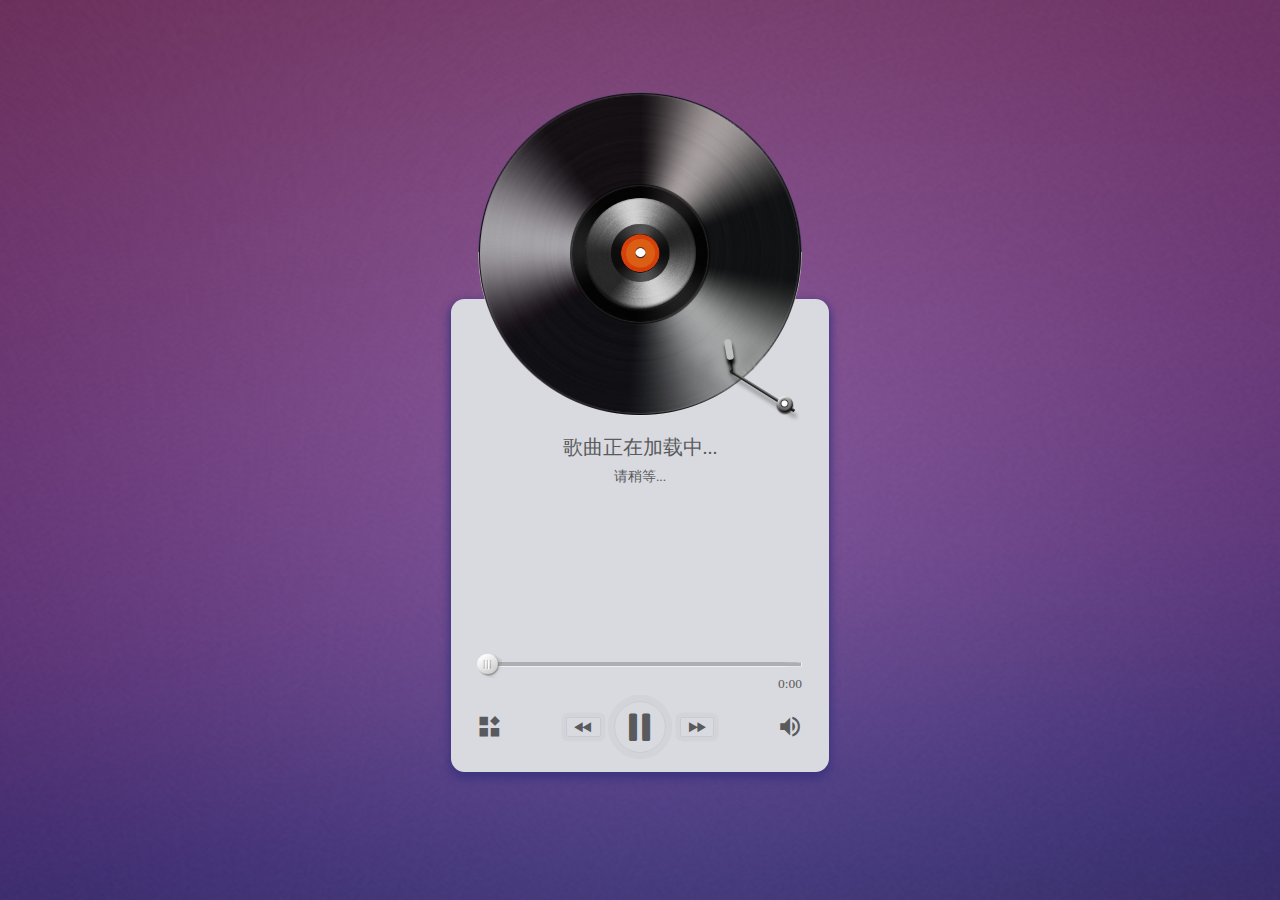
<file: index.html>
<!DOCTYPE html>
<html>
<head>
  <meta charset="utf-8">
  <meta name="referrer" content="never">
  <title>音乐播放器</title>
  <link rel="stylesheet" href="css/iconfont.css">
  <link rel="stylesheet" href="css/index.css">
</head>
<body>
    <div class="musicbox">
        <div class="music">
            <div class="cd rotate">
                <img src="image/icon4.png" alt="">
            </div>
            <img src="image/icon5.png" alt="">
            <div class="main">
                <div class="info">
                    <div class="title">歌曲正在加载中...</div>
                    <div class="auther">请稍等...</div>
                    <div class="lyric">
                        <ul></ul>
                    </div>                    
                </div>
                <div class="progress">
                    <div class="bar">
                        <div class="progress-total"></div>
                        <div class="progress-now">
                            <img src="image/icon.png" alt="">
                        </div>  
                    </div>
                    <div class="time">0:00</div>
                </div>
                <div class="control">
                    <div class="menu">
                        <i class="iconfont icon-menu"></i>
                        <ul></ul>
                    </div>
                    <span class="pre"><i class="iconfont icon-pre"></i></span>
                    <span class="play"><i class="iconfont icon-pause"></i></span>
                    <span class="next"><i class="iconfont icon-next"></i></span>
                    <div class="volume">
                        <i class="iconfont icon-volume"></i>
                        <div>
                            <div class="volume-total">
                                <div class="volume-now"></div>
                            </div>
                        </div>
                    </div>
                </div>
            </div>
        </div>        
    </div>
    <!--<audio id="music" src="http://cloud.hunger-valley.com/music/玫瑰.mp3">你的浏览器不支持喔！</audio>-->
    <script src="jq/jquery-3.2.1.min.js"></script>
    <script>
        // //创建或者获取的audio对象，可通过以下两种方式得到
        // //方法1
        // var audioObject = document.querySelector('#music')
        // //方法2
        // var audioObject = new Audio('http://cloud.hunger-valley.com/music/玫瑰.mp3')

        // //播放
        // audioObject.play()
        // audioObject.addEventListener('playing', function(){
        //     console.log('playing')
        // })

        // //暂停
        // audioObject.pause()
        // audioObject.addEventListener('pause', function(){
        //     console.log('pause')
        // })

        // //设置或者获取自动播放状态
        // audioObject.autoPlay = true //设置为自动播放，下次更换 audioObject.src 后会自动播放音乐
        // audioObject.autoplay = false //设置不自动播放

        // //设置或者获取音乐地址
        // audioObject.src = "http://cloud.hunger-valley.com/music/ifyou.mp3"

        // //设置或者获取音量，最大值为1，0为静音
        // audioObject.volume = 0.5
        // audioObject.volume = 1
        // //当音量改变时触发事件
        // audioObject.onvolumechange = function(){
        //     console.log('volumechange')
        // }

        // //设置或者获取循环状态
        // audioObject.loop = true

        // //获取音乐长度，单位为秒
        // audioObject.duration

        // //判断音乐是否播放完毕，只读属性
        // audioObject.ended
        // audioObject.addEventListener('ended', function(){
        //     console.log('ended')
        // })

        //参考资料：https://developer.mozilla.org/zh-CN/docs/Web/API/HTMLMediaElement
        //参考资料：https://developer.mozilla.org/en-US/docs/Web/Guide/Events/Media_events
  
        // var musicList = [
        //     {
        //         src: 'http://cloud.hunger-valley.com/music/玫瑰.mp3',
        //         title: '玫瑰',
        //         auther: '贰佰'
        //     },
        //     {
        //         src: 'http://cloud.hunger-valley.com/music/ifyou.mp3',
        //         title: 'IF YOU',
        //         auther: 'Big Bang'
        //     }
        // ]

        function playMusic(ct){
            this.ct = ct
            this.init()
            this.bind()
            this.getMusic()
        } 
        playMusic.prototype.init = function(){
            this.preBtn = this.ct.find('.control .pre')
            this.playBtn = this.ct.find('.control .play')
            this.nextBtn = this.ct.find('.control .next')
            this.titleNode = this.ct.find('.info .title')
            this.autherNode = this.ct.find('.info .auther')
            this.timeNode = this.ct.find('.progress .time')
            this.progressBarNode = this.ct.find('.progress .bar')
            this.progressNowNode = this.ct.find('.progress .progress-now')
            this.menuBtn = this.ct.find('.control .menu') 
            this.menuCt = this.ct.find('.control .menu>ul')
            this.volBtn = this.ct.find('.control .volume')
            this.volCt = this.ct.find('.control .volume>div')
            this.volControl = this.ct.find('.control .volume .volume-total')
            this.lrcCt = this.ct.find('.info .lyric>ul')
            this.lyric = []
            this.cdPic = this.ct.find('.cd>img')

            this.music = new Audio()
            this.music.autoplay = true  //设置为自动播放，更换 src 后会自动播放音乐
            this.musicIndex = 0
            this.musicList = []

            this.shouldUpdate = true
            this.ontimeupdate()  //ontimeupdate事件在视频/音频当前的播放位置发送改变时触发,通常与currentTime属性一起使用
        }
        playMusic.prototype.bind = function(){
            var _this = this
            //当拖动播放条的时候，时间跟着变动
            this.progressBarNode.on('click',function(e){
                var percent = e.offsetX/parseInt(getComputedStyle(this).width)  //
                _this.music.currentTime = percent * _this.music.duration
                _this.progressNowNode.css('width','percent*100+'%'') 
            })
            //点击播放按钮开始播放或者暂停  
            this.playBtn.on('click',function(){  
                var icon = this.querySelector('.iconfont')  
                if(icon.classList.contains('icon-play')){  //contains 若有play返回ture，若没有返回false
                    _this.music.play()
                    _this.cdPic.parent().css("animationPlayState",'running')
                }else{
                    _this.music.pause()
                    _this.cdPic.parent().css("animationPlayState",'paused')
                }
                icon.classList.toggle('icon-play')  //图标切换
                icon.classList.toggle('icon-pause')
            })
            //播放下一首
            this.nextBtn.on('click',function(){
                _this.loadNextMusic() 
            })
            //播放上一首
            this.preBtn.on('click',function loadLastMusic(){
                _this.musicIndex--
                _this.musicIndex = (_this.musicIndex + _this.musicList.length)%_this.musicList.length
                _this.loadMusic(_this.musicList[_this.musicIndex])
            })
            //音乐播放完了会播下一首
            this.music.onended = function(){
                _this.loadNextMusic() 
            }
            //音乐在播放的时候更新时间
            this.music.onplaying = function(){
                timer = setInterval(function(){
                    _this.updateProgress()   //每一秒更新一次播放时间
                },1000)
                console.log('play')
            }
            //音乐暂停了，停止更新时间
            this.music.onpause = function(){
                timer = setInterval(function(){
                    _this.updateProgress()   //每一秒更新一次播放时间
                },1000)
                clearInterval(timer)
                console.log('pause')
            }
            //点击菜单名称获取相应的歌曲
            this.menuCt.on('click',function(e){        
                if(e.target.tagName.toLowerCase()!=='li') return;      //若点击的不是li标签，直接return
                var channelId = ($(e.target).attr('data-channel-id'))
                _this.getMusic(channelId)
            })
            //获取歌单分类数据
            this.menuBtn.on('click',function(){
                _this.get('https://jirenguapi.applinzi.com/fm/getChannels.php', {}, function(ret){
                    _this.renderMenu(ret.channels)
                })
                _this.menuCt.toggle(300) //切换隐藏 显示状态
            })
            //调节音量
            this.volBtn.on('click',function(){
                _this.volCt.toggle(300)
            })
            this.volControl.on('click',function(e){
                var position = e.pageY - $(this).offset().top  //获取点击音量栏的高度,从上往下1-110
                var height =  (100-position + '%')

                $('.volume-now').css('height',height)

                if(position < 40){
                    _this.music.volume = 1
                    _this.volBtn.find('.iconfont').addClass('icon-volume').removeClass('icon-volstop')
                }else  if(40 <= position < 100){
                    _this.music.volume = 0.5
                    _this.volBtn.find('.iconfont').addClass('icon-volume').removeClass('icon-volstop')
                }
                if(100 < position){
                    _this.music.volume = 0
                    _this.volBtn.find('.iconfont').addClass('icon-volstop').removeClass('icon-volume')
                }

            })
        }
//下一首音乐        
        playMusic.prototype.loadNextMusic = function(){
            this.musicIndex++
            this.musicIndex = this.musicIndex % this.musicList.length
            this.loadMusic(this.musicList[this.musicIndex])             
        }
//把获取到的歌单数据添加进html
        playMusic.prototype.renderMenu = function(channels){  
            var html = channels.map(function(channel){
                return '<li data-channel-id="' + channel.channel_id + '">' + channel.name + '</li>'
            }).join('')
            this.menuCt.append(html)
        }
//获取随机歌曲
        playMusic.prototype.getMusic = function(channels){
            var _this = this
            _this.musicList  = []
            for(var i=0;i<10;i++){	
                this.get('https://jirenguapi.applinzi.com/fm/getSong.php',{channel:channels},function(ret){
                   var addmusic = [{
                        'sid':ret.song[0].sid,
                        'src':ret.song[0].url,
                        'title':ret.song[0].title,
                        'auther':ret.song[0].artist,
                        'pic':ret.song[0].picture,
                        'lrc':ret.song[0].lrc
                    }]
                    if(addmusic[0].auther == null) return  //验证数据是否获取到
                    _this.musicList.push(addmusic[0])	  //把歌曲信息添加到musicList中

                   return _this.musicList
                })
            }
            setTimeout(function(){
                var playindex = 0
                _this.loadMusic(_this.musicList[playindex])
            },1000)
        }
//播放音乐
        playMusic.prototype.loadMusic = function(songObj){
            this.music.src = songObj.src
            this.titleNode.html(songObj.title)
            this.autherNode.html(songObj.auther)
            this.getLrc(songObj.sid)
            this.cdPic.attr('src',songObj.pic)
        }
//获取歌词
        playMusic.prototype.getLrc = function(sid){
            let _this = this;
            this.get('https://jirenguapi.applinzi.com/fm/getLyric.php',{sid:sid},function(ret){
                clearInterval(lyricClock)
                _this.decodeLrc(ret.lyric)

                var lyricClock = -2
                var curLrcNum = 0
                lyricClock = setInterval(function(){
                    curLrcNum = _this.scrollLyric(curLrcNum);
                    if(curLrcNum > _this.lyric.length-1){
                        clearInterval(lyricClock)
                    }
                }, 20)
            })
        }
//解码歌词
        playMusic.prototype.decodeLrc = function(lrc){
            var lrcArr = lrc.split('\n')
            var result = []
            lrcArr.forEach(function(element) {
                var lrcObj = {}
                var lrcTime = element.match(/\[(?:\d+:)\d+.\d+]/g)  //[00:00.00]
                var lrcContent = element.match(/\][^\[].*/g)    // ]单句歌词
                if(lrcTime !== null){
                    lrcTime.forEach(function(ele){
                        var min = 0, 
                            sec = 0, 
                            secTime = 0
                        min = ele.match(/\[\d+:/)[0].slice(1,3)   //00
                        sec = ele.match(/\:\d+.\d+/)[0].slice(1,6)  //02
                        secTime = parseInt(min)*60 + parseFloat(sec)  
                        if(lrcContent !== null){
                            lrcObj.time = secTime
                            lrcObj.content = lrcContent[0].slice(1,lrcContent[0].length);
                        }
                    })
                }
                if(lrcObj.hasOwnProperty('time') && lrcObj.time !== 0.01){
                    result.push(lrcObj);
                }
            }, lrcArr)

            this.lyric = result
            this.lyric.sort(function(a,b){
                return a.time-b.time;
            })
            this.renderLrc(this.lyric)         
        }
//渲染歌词
        playMusic.prototype.renderLrc = function(lrc){
            var _this = this
            this.lrcCt.empty();
            for(var i=0;i<lrc.length;i++){
                this.lrcCt.append($('<li>'+lrc[i].content+'</li>'));
            }
        }
//歌词滚动
        playMusic.prototype.scrollLyric = function(curLrcNum){
            var _this = this
            var time = _this.music.currentTime
            if(this.lyric[curLrcNum+1]){   //若第二句是有歌词的才开始滚动
                if(time < this.lyric[curLrcNum+1].time && time >= this.lyric[curLrcNum].time){  //当播放时间小于歌词出现时间，curLrcNum不变动
                    return curLrcNum
                }
                else if(time >= this.lyric[curLrcNum+1].time){  //当播放时间大于歌词出现的时间
                    curLrcNum++
                    this.renderScrollLyric(curLrcNum)
                }
                else{
                    if(curLrcNum < 1){
                        return curLrcNum
                    }
                    curLrcNum--
                    this.renderScrollLyric(curLrcNum)
                }
            }
            return curLrcNum;
        }
        playMusic.prototype.renderScrollLyric = function(curLrcNum){
            this.lrcCt.children('li').removeClass('current-line');
            this.lrcCt.children('li').eq(curLrcNum).addClass('current-line')
            //单行歌词的高度
            var lineHeight = this.lrcCt.children('li').eq(0).outerHeight()+8
            //第一行歌词顶端到当前歌词的距离
            var curOffenset = lineHeight*(curLrcNum+1) + $('.current-line').outerHeight(true)/2
            //整篇歌词的实际高度
            var lrcLength = $('.current-line').outerHeight(true)*this.lyric.length
            //显示歌词的可见窗口的高度
            var height = this.lrcCt.height()

            if(curOffenset>(height/2) && lrcLength-curOffenset > height/2){
                this.lrcCt.scrollTop(curOffenset - height/2);
            }
            else if(curOffenset<=(height/2)){
                this.lrcCt.scrollTop(0)
            }
            else{
                this.lrcCt.scrollTop(lrcLength - height)
            }            
        }
//ajax
        playMusic.prototype.get = function(url,data,callback,dataType){
            url += "?" +Object.keys(data).map(function(key){
                return key + '=' + data[key]
            }).join('&')
            var xhr = new XMLHttpRequest()
            xhr.responseType = dataType || "json"
            xhr.onload = function(){
                callback(xhr.response)
            }
            xhr.open('GET',url,true)
            xhr.send()
        }
//当currentTime更新时会触发timeupdate事件，这个事件的触发频率由系统决定，但是会保证每秒触发4-66次（前提是每次事件处理不会超过250ms）
        playMusic.prototype.ontimeupdate = function(){
            var _this = this
            if(_this.shouldUpdate){
                _this.updateProgress()
                _this.shouldUpdate = false
                console.log('update')

                setTimeout(function(){
                    _this.shouldUpdate = true
                },1000)
            }  
        }
//获取当前播放到的时间
        playMusic.prototype.updateProgress = function(){    
            var percent = (this.music.currentTime/this.music.duration)*100+'%'    //	currentTime当前播放时间，duration总长度时间
            this.progressNowNode.css('width',percent)     //进度条

            var minutes = parseInt(this.music.currentTime/60)
            var seconds = parseInt(this.music.currentTime%60) + ''
            seconds = seconds.length == 2? seconds : '0' + seconds

            this.timeNode.html(minutes + ':' + seconds) 
        }

        new playMusic($('.music'))
    </script>
</body>
</html>
</file>
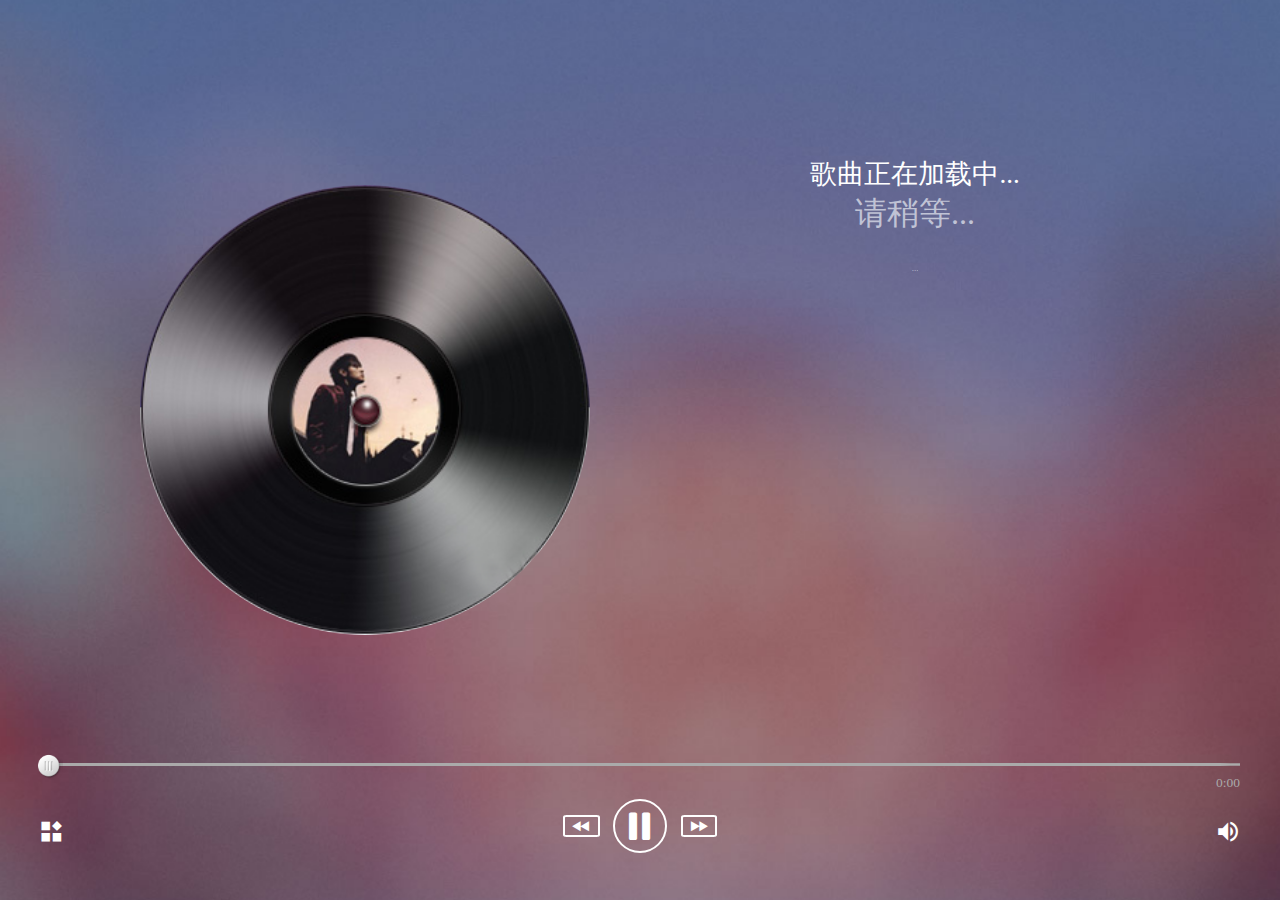
<file: second/index.html>
<!DOCTYPE html>
<html>
<head>
  <meta charset="utf-8">
  <meta name="referrer" content="never">
  <title>音乐播放器</title>
  <link rel="stylesheet" href="css/iconfont.css">
  <link rel="stylesheet" href="css/index.css">
</head>
<body>
    <div class="musicbox">
        <div class="music">
            <div class="main">
                <div class="cd rotate">
                        <img src="image/icon4.png" alt="">
                </div>
                <div class="info">
                    <div class="title">歌曲正在加载中...</div>
                    <div class="auther">请稍等...</div>
                    <div class="lyric">
                        <ul>...</ul>
                    </div>                    
                </div>
            </div>

            <div class="progress">
                <div class="bar">
                    <div class="progress-total"></div>
                    <div class="progress-now">
                        <img src="image/icon.png" alt="">
                    </div>  
                </div>
                <div class="time">0:00</div>
            </div>
            <div class="control">
                <div class="menu">
                    <i class="iconfont icon-menu"></i>
                    <ul></ul>
                </div>
                <span class="pre"><i class="iconfont icon-pre"></i></span>
                <span class="play"><i class="iconfont icon-pause"></i></span>
                <span class="next"><i class="iconfont icon-next"></i></span>
                <div class="volume">
                    <i class="iconfont icon-volume"></i>
                    <div>
                        <div class="volume-total">
                            <div class="volume-now"></div>
                        </div>
                    </div>
                </div>
            </div>

        </div>        
    </div>
    <!--<audio id="music" src="http://cloud.hunger-valley.com/music/玫瑰.mp3">你的浏览器不支持喔！</audio>-->
    <script src="jq/jquery-3.2.1.min.js"></script>
    <script>
        // //创建或者获取的audio对象，可通过以下两种方式得到
        // //方法1
        // var audioObject = document.querySelector('#music')
        // //方法2
        // var audioObject = new Audio('http://cloud.hunger-valley.com/music/玫瑰.mp3')

        // //播放
        // audioObject.play()
        // audioObject.addEventListener('playing', function(){
        //     console.log('playing')
        // })

        // //暂停
        // audioObject.pause()
        // audioObject.addEventListener('pause', function(){
        //     console.log('pause')
        // })

        // //设置或者获取自动播放状态
        // audioObject.autoPlay = true //设置为自动播放，下次更换 audioObject.src 后会自动播放音乐
        // audioObject.autoplay = false //设置不自动播放

        // //设置或者获取音乐地址
        // audioObject.src = "http://cloud.hunger-valley.com/music/ifyou.mp3"

        // //设置或者获取音量，最大值为1，0为静音
        // audioObject.volume = 0.5
        // audioObject.volume = 1
        // //当音量改变时触发事件
        // audioObject.onvolumechange = function(){
        //     console.log('volumechange')
        // }

        // //设置或者获取循环状态
        // audioObject.loop = true

        // //获取音乐长度，单位为秒
        // audioObject.duration

        // //判断音乐是否播放完毕，只读属性
        // audioObject.ended
        // audioObject.addEventListener('ended', function(){
        //     console.log('ended')
        // })

        //参考资料：https://developer.mozilla.org/zh-CN/docs/Web/API/HTMLMediaElement
        //参考资料：https://developer.mozilla.org/en-US/docs/Web/Guide/Events/Media_events
  
        // var musicList = [
        //     {
        //         src: 'http://cloud.hunger-valley.com/music/玫瑰.mp3',
        //         title: '玫瑰',
        //         auther: '贰佰'
        //     },
        //     {
        //         src: 'http://cloud.hunger-valley.com/music/ifyou.mp3',
        //         title: 'IF YOU',
        //         auther: 'Big Bang'
        //     }
        // ]

        function playMusic(ct){
            this.ct = ct
            this.init()
            this.bind()
            this.getMusic()
        } 
        playMusic.prototype.init = function(){
            this.preBtn = this.ct.find('.control .pre')
            this.playBtn = this.ct.find('.control .play')
            this.nextBtn = this.ct.find('.control .next')
            this.titleNode = this.ct.find('.info .title')
            this.autherNode = this.ct.find('.info .auther')
            this.timeNode = this.ct.find('.progress .time')
            this.progressBarNode = this.ct.find('.progress .bar')
            this.progressNowNode = this.ct.find('.progress .progress-now')
            this.menuBtn = this.ct.find('.control .menu') 
            this.menuCt = this.ct.find('.control .menu>ul')
            this.volBtn = this.ct.find('.control .volume')
            this.volCt = this.ct.find('.control .volume>div')
            this.volControl = this.ct.find('.control .volume .volume-total')
            this.lrcCt = this.ct.find('.info .lyric>ul')
            this.lyric = []
            this.cdPic = this.ct.find('.cd>img')

            this.music = new Audio()
            this.music.autoplay = true  //设置为自动播放，更换 src 后会自动播放音乐
            this.musicIndex = 0
            this.musicList = []

            this.shouldUpdate = true
            this.ontimeupdate()  //ontimeupdate事件在视频/音频当前的播放位置发送改变时触发,通常与currentTime属性一起使用
        }
        playMusic.prototype.bind = function(){
            var _this = this
            //当拖动播放条的时候，时间跟着变动
            this.progressBarNode.on('click',function(e){
                var percent = e.offsetX/parseInt(getComputedStyle(this).width)  //
                _this.music.currentTime = percent * _this.music.duration
                _this.progressNowNode.css('width','percent*100+'%'') 
            })
            //点击播放按钮开始播放或者暂停  
            this.playBtn.on('click',function(){  
                var icon = this.querySelector('.iconfont')  
                if(icon.classList.contains('icon-play')){  //contains 若有play返回ture，若没有返回false
                    _this.music.play()
                    _this.cdPic.parent().css("animationPlayState",'running')
                }else{
                    _this.music.pause()
                    _this.cdPic.parent().css("animationPlayState",'paused')
                }
                icon.classList.toggle('icon-play')  //图标切换
                icon.classList.toggle('icon-pause')
            })
            //播放下一首
            this.nextBtn.on('click',function(){
                _this.loadNextMusic() 
            })
            //播放上一首
            this.preBtn.on('click',function loadLastMusic(){
                _this.musicIndex--
                _this.musicIndex = (_this.musicIndex + _this.musicList.length)%_this.musicList.length
                _this.loadMusic(_this.musicList[_this.musicIndex])
            })
            //音乐播放完了会播下一首
            this.music.onended = function(){
                _this.loadNextMusic() 
            }
            //音乐在播放的时候更新时间
            this.music.onplaying = function(){
                timer = setInterval(function(){
                    _this.updateProgress()   //每一秒更新一次播放时间
                },1000)
                console.log('play')
            }
            //音乐暂停了，停止更新时间
            this.music.onpause = function(){
                timer = setInterval(function(){
                    _this.updateProgress()   //每一秒更新一次播放时间
                },1000)
                clearInterval(timer)
                console.log('pause')
            }
            //点击菜单名称获取相应的歌曲
            this.menuCt.on('click',function(e){        
                if(e.target.tagName.toLowerCase()!=='li') return;      //若点击的不是li标签，直接return
                var channelId = ($(e.target).attr('data-channel-id'))
                _this.getMusic(channelId)
            })
            //获取歌单分类数据
            this.menuBtn.on('click',function(){
                _this.get('https://jirenguapi.applinzi.com/fm/getChannels.php', {}, function(ret){
                    _this.renderMenu(ret.channels)
                })
                _this.menuCt.toggle(300) //切换隐藏 显示状态
            })
            //调节音量
            this.volBtn.on('click',function(){
                _this.volCt.toggle(300)
            })
            this.volControl.on('click',function(e){
                var position = e.pageY - $(this).offset().top  //获取点击音量栏的高度,从上往下1-110
                var height =  (100-position + '%')

                $('.volume-now').css('height',height)

                if(position < 40){
                    _this.music.volume = 1
                    _this.volBtn.find('.iconfont').addClass('icon-volume').removeClass('icon-volstop')
                }else  if(40 <= position < 100){
                    _this.music.volume = 0.5
                    _this.volBtn.find('.iconfont').addClass('icon-volume').removeClass('icon-volstop')
                }
                if(100 < position){
                    _this.music.volume = 0
                    _this.volBtn.find('.iconfont').addClass('icon-volstop').removeClass('icon-volume')
                }

            })
        }
//下一首音乐        
        playMusic.prototype.loadNextMusic = function(){
            this.musicIndex++
            this.musicIndex = this.musicIndex % this.musicList.length
            this.loadMusic(this.musicList[this.musicIndex])             
        }
//把获取到的歌单数据添加进html
        playMusic.prototype.renderMenu = function(channels){  
            var html = channels.map(function(channel){
                return '<li data-channel-id="' + channel.channel_id + '">' + channel.name + '</li>'
            }).join('')
            this.menuCt.append(html)
        }
//获取随机歌曲
        playMusic.prototype.getMusic = function(channels){
            var _this = this
            _this.musicList  = []
            for(var i=0;i<10;i++){	
                this.get('https://jirenguapi.applinzi.com/fm/getSong.php',{channel:channels},function(ret){
                   var addmusic = [{
                        'sid':ret.song[0].sid,
                        'src':ret.song[0].url,
                        'title':ret.song[0].title,
                        'auther':ret.song[0].artist,
                        'pic':ret.song[0].picture,
                        'lrc':ret.song[0].lrc
                    }]
                    if(addmusic[0].auther == null) return  //验证数据是否获取到
                    _this.musicList.push(addmusic[0])	  //把歌曲信息添加到musicList中

                   return _this.musicList
                })
            }
            setTimeout(function(){
                var playindex = 0
                _this.loadMusic(_this.musicList[playindex])
            },1000)
        }
//播放音乐
        playMusic.prototype.loadMusic = function(songObj){
            this.music.src = songObj.src
            this.titleNode.html(songObj.title)
            this.autherNode.html(songObj.auther)
            this.getLrc(songObj.sid)
            this.cdPic.attr('src',songObj.pic)
        }
//获取歌词
        playMusic.prototype.getLrc = function(sid){
            let _this = this;
            this.get('https://jirenguapi.applinzi.com/fm/getLyric.php',{sid:sid},function(ret){
                clearInterval(lyricClock)
                _this.decodeLrc(ret.lyric)

                var lyricClock = -2
                var curLrcNum = 0
                lyricClock = setInterval(function(){
                    curLrcNum = _this.scrollLyric(curLrcNum);
                    if(curLrcNum > _this.lyric.length-1){
                        clearInterval(lyricClock);
                    }
                }, 20);
            })
        }
//解码歌词
        playMusic.prototype.decodeLrc = function(lrc){
            var lrcArr = lrc.split('\n')
            var result = []
            lrcArr.forEach(function(element) {
                var lrcObj = {}
                var lrcTime = element.match(/\[(?:\d+:)\d+.\d+]/g)  //[00:00.00]
                var lrcContent = element.match(/\][^\[].*/g)    // ]单句歌词
                if(lrcTime !== null){
                    lrcTime.forEach(function(ele){
                        var min = 0, 
                            sec = 0, 
                            secTime = 0
                        min = ele.match(/\[\d+:/)[0].slice(1,3)   //00
                        sec = ele.match(/\:\d+.\d+/)[0].slice(1,6)  //02
                        secTime = parseInt(min)*60 + parseFloat(sec)  
                        if(lrcContent !== null){
                            lrcObj.time = secTime
                            lrcObj.content = lrcContent[0].slice(1,lrcContent[0].length);
                        }
                    })
                }
                if(lrcObj.hasOwnProperty('time') && lrcObj.time !== 0.01){
                    result.push(lrcObj);
                }
            }, lrcArr)

            this.lyric = result
            this.lyric.sort(function(a,b){
                return a.time-b.time;
            })
            this.renderLrc(this.lyric)         
        }
//渲染歌词
        playMusic.prototype.renderLrc = function(lrc){
            var _this = this
            this.lrcCt.empty();
            for(var i=0;i<lrc.length;i++){
                this.lrcCt.append($('<li>'+lrc[i].content+'</li>'));
            }
        }
//歌词滚动
        playMusic.prototype.scrollLyric = function(curLrcNum){
            var _this = this
            var time = _this.music.currentTime
            if(this.lyric[curLrcNum+1]){   //若第二句是有歌词的才开始滚动
                if(time < this.lyric[curLrcNum+1].time && time >= this.lyric[curLrcNum].time){  //当播放时间小于歌词出现时间，curLrcNum不变动
                    return curLrcNum
                }
                else if(time >= this.lyric[curLrcNum+1].time){  //当播放时间大于歌词出现的时间
                    curLrcNum++
                    this.renderScrollLyric(curLrcNum)
                }
                else{
                    if(curLrcNum < 1){
                        return curLrcNum
                    }
                    curLrcNum--
                    this.renderScrollLyric(curLrcNum)
                }
            }
            return curLrcNum
        }
        playMusic.prototype.renderScrollLyric = function(curLrcNum){
            this.lrcCt.children('li').removeClass('current-line');
            this.lrcCt.children('li').eq(curLrcNum).addClass('current-line')
            
            var lineHeight = this.lrcCt.children('li').eq(0).outerHeight()+8
            // console.log('单行歌词的高度:'+lineHeight)
            var currentLineHeight = $('.current-line').outerHeight(true)/2
            // console.log('当前高亮的歌词高度:'+currentLineHeight)
            var curOffenset = lineHeight*(curLrcNum) + currentLineHeight
            // console.log(curLrcNum)
            // console.log('第一行歌词到当前歌词的距离:'+curOffenset)  
            var lrcLength = this.lrcCt.height()
            // console.log('整篇歌词的实际高度:'+lrcLength)     
            var height = this.lrcCt.parent().height()
            // console.log('显示歌词的可见窗口的高度:'+height)

//当演唱到的那句高度在窗口的一半位置，歌词向上滚动一格
            if(curOffenset>(height/2) && lrcLength-lineHeight*(curLrcNum-6)>height){  
                console.log(lrcLength)
                console.log(lineHeight*(curLrcNum-6))
                console.log(lrcLength-lineHeight*(curLrcNum-6)+'大于'+height) 
                this.lrcCt.css('transform','translateY(-'+lineHeight*(curLrcNum-6)+'px)')
            }
            else if(curOffenset<=(height/2)){
                this.lrcCt.css('transform','translateY(0px)')
            }
            else{
                console.log(1)
                console.log('歌词总高度减去窗口高度'+(lrcLength - height))
                this.lrcCt.css('transform','translateY(-'+(lrcLength-height+currentLineHeight+3)+'px)')
            }            
        }
//ajax
        playMusic.prototype.get = function(url,data,callback,dataType){
            url += "?" +Object.keys(data).map(function(key){
                return key + '=' + data[key]
            }).join('&')
            var xhr = new XMLHttpRequest()
            xhr.responseType = dataType || "json"
            xhr.onload = function(){
                callback(xhr.response)
            }
            xhr.open('GET',url,true)
            xhr.send()
        }
//当currentTime更新时会触发timeupdate事件，这个事件的触发频率由系统决定，但是会保证每秒触发4-66次（前提是每次事件处理不会超过250ms）
        playMusic.prototype.ontimeupdate = function(){
            var _this = this
            if(_this.shouldUpdate){
                _this.updateProgress()
                _this.shouldUpdate = false
                console.log('update')

                setTimeout(function(){
                    _this.shouldUpdate = true
                },1000)
            }  
        }
//获取当前播放到的时间
        playMusic.prototype.updateProgress = function(){    
            var percent = (this.music.currentTime/this.music.duration)*100+'%'    //	currentTime当前播放时间，duration总长度时间
            this.progressNowNode.css('width',percent)     //进度条

            var minutes = parseInt(this.music.currentTime/60)
            var seconds = parseInt(this.music.currentTime%60) + ''
            seconds = seconds.length == 2? seconds : '0' + seconds

            this.timeNode.html(minutes + ':' + seconds) 
        }

        new playMusic($('.music'))
    </script>
</body>
</html>
</file>
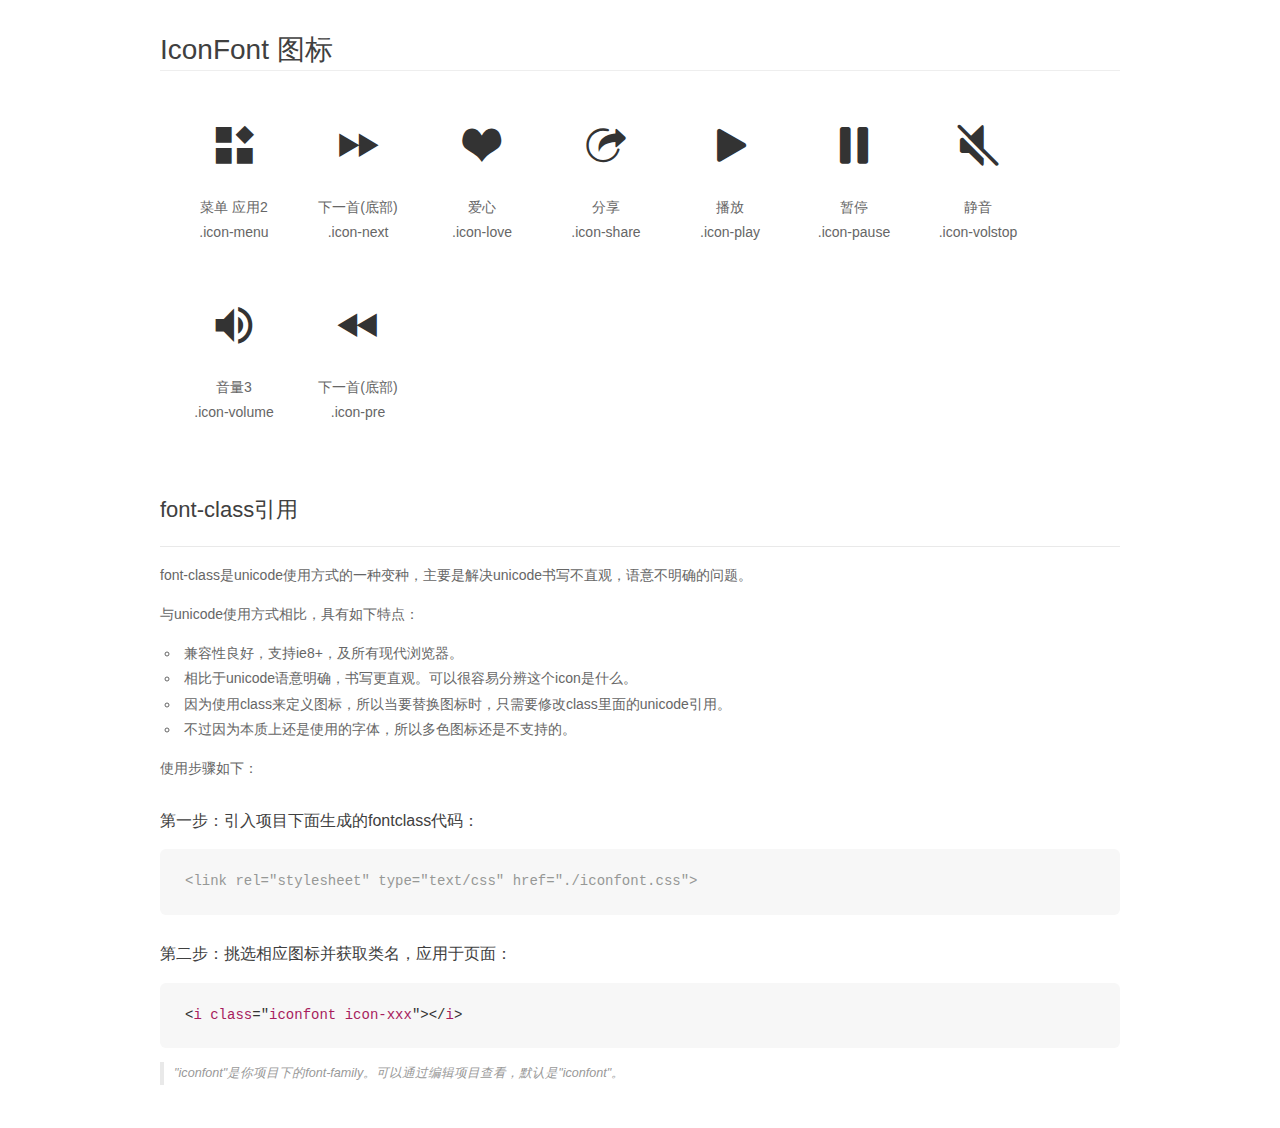
<file: css/demo_fontclass.html>
<!DOCTYPE html>
<html>
<head>
    <meta charset="utf-8"/>
    <title>IconFont</title>
    <link rel="stylesheet" href="demo.css">
    <link rel="stylesheet" href="iconfont.css">
</head>
<body>
    <div class="main markdown">
        <h1>IconFont 图标</h1>
        <ul class="icon_lists clear">
            
                <li>
                <i class="icon iconfont icon-menu"></i>
                    <div class="name">菜单 应用2</div>
                    <div class="fontclass">.icon-menu</div>
                </li>
            
                <li>
                <i class="icon iconfont icon-next"></i>
                    <div class="name">下一首(底部)</div>
                    <div class="fontclass">.icon-next</div>
                </li>
            
                <li>
                <i class="icon iconfont icon-love"></i>
                    <div class="name">爱心</div>
                    <div class="fontclass">.icon-love</div>
                </li>
            
                <li>
                <i class="icon iconfont icon-share"></i>
                    <div class="name">分享</div>
                    <div class="fontclass">.icon-share</div>
                </li>
            
                <li>
                <i class="icon iconfont icon-play"></i>
                    <div class="name">播放</div>
                    <div class="fontclass">.icon-play</div>
                </li>
            
                <li>
                <i class="icon iconfont icon-pause"></i>
                    <div class="name">暂停</div>
                    <div class="fontclass">.icon-pause</div>
                </li>
            
                <li>
                <i class="icon iconfont icon-volstop"></i>
                    <div class="name">静音</div>
                    <div class="fontclass">.icon-volstop</div>
                </li>
            
                <li>
                <i class="icon iconfont icon-volume"></i>
                    <div class="name">音量3</div>
                    <div class="fontclass">.icon-volume</div>
                </li>
            
                <li>
                <i class="icon iconfont icon-pre"></i>
                    <div class="name">下一首(底部)</div>
                    <div class="fontclass">.icon-pre</div>
                </li>
            
        </ul>

        <h2 id="font-class-">font-class引用</h2>
        <hr>

        <p>font-class是unicode使用方式的一种变种，主要是解决unicode书写不直观，语意不明确的问题。</p>
        <p>与unicode使用方式相比，具有如下特点：</p>
        <ul>
        <li>兼容性良好，支持ie8+，及所有现代浏览器。</li>
        <li>相比于unicode语意明确，书写更直观。可以很容易分辨这个icon是什么。</li>
        <li>因为使用class来定义图标，所以当要替换图标时，只需要修改class里面的unicode引用。</li>
        <li>不过因为本质上还是使用的字体，所以多色图标还是不支持的。</li>
        </ul>
        <p>使用步骤如下：</p>
        <h3 id="-fontclass-">第一步：引入项目下面生成的fontclass代码：</h3>


        <pre><code class="lang-js hljs javascript"><span class="hljs-comment">&lt;link rel="stylesheet" type="text/css" href="./iconfont.css"&gt;</span></code></pre>
        <h3 id="-">第二步：挑选相应图标并获取类名，应用于页面：</h3>
        <pre><code class="lang-css hljs">&lt;<span class="hljs-selector-tag">i</span> <span class="hljs-selector-tag">class</span>="<span class="hljs-selector-tag">iconfont</span> <span class="hljs-selector-tag">icon-xxx</span>"&gt;&lt;/<span class="hljs-selector-tag">i</span>&gt;</code></pre>
        <blockquote>
        <p>"iconfont"是你项目下的font-family。可以通过编辑项目查看，默认是"iconfont"。</p>
        </blockquote>
    </div>
</body>
</html>
</file>
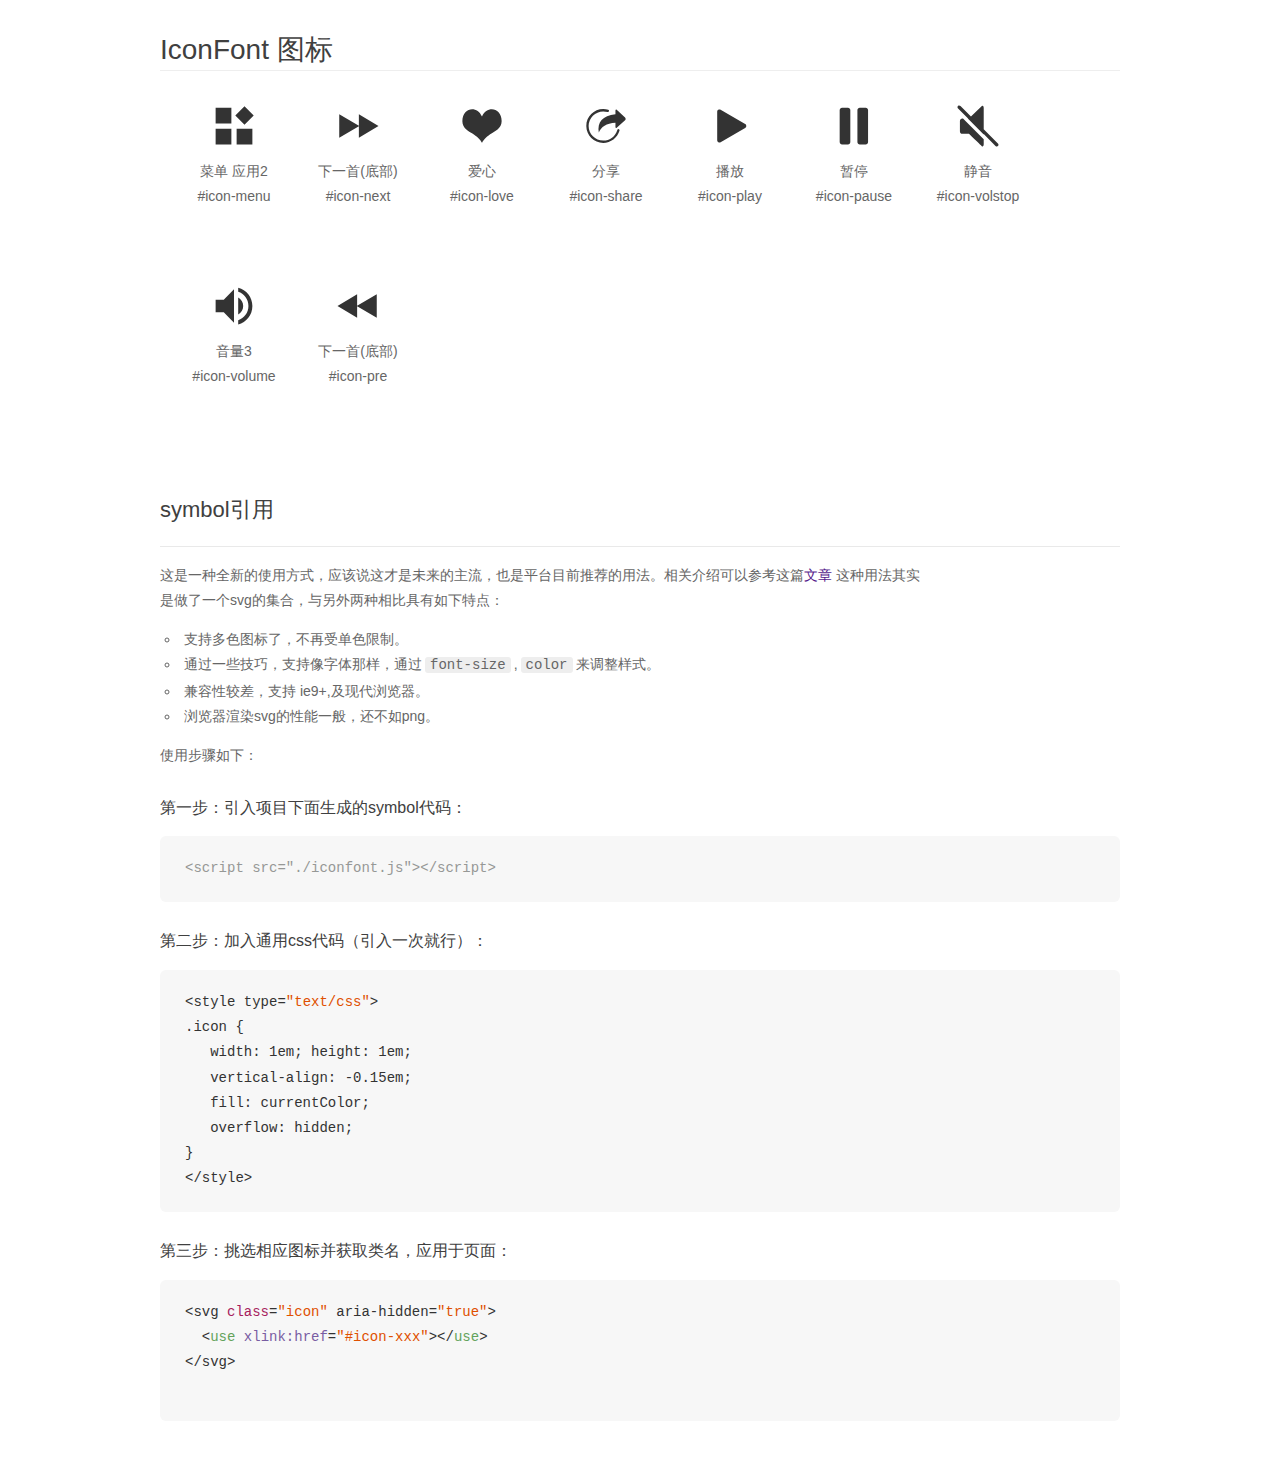
<file: css/demo_symbol.html>
<!DOCTYPE html>
<html>
<head>
    <meta charset="utf-8"/>
    <title>IconFont</title>
    <link rel="stylesheet" href="demo.css">
    <script src="iconfont.js"></script>

    <style type="text/css">
        .icon {
          /* 通过设置 font-size 来改变图标大小 */
          width: 1em; height: 1em;
          /* 图标和文字相邻时，垂直对齐 */
          vertical-align: -0.15em;
          /* 通过设置 color 来改变 SVG 的颜色/fill */
          fill: currentColor;
          /* path 和 stroke 溢出 viewBox 部分在 IE 下会显示
             normalize.css 中也包含这行 */
          overflow: hidden;
        }

    </style>
</head>
<body>
    <div class="main markdown">
        <h1>IconFont 图标</h1>
        <ul class="icon_lists clear">
            
                <li>
                    <svg class="icon" aria-hidden="true">
                        <use xlink:href="#icon-menu"></use>
                    </svg>
                    <div class="name">菜单 应用2</div>
                    <div class="fontclass">#icon-menu</div>
                </li>
            
                <li>
                    <svg class="icon" aria-hidden="true">
                        <use xlink:href="#icon-next"></use>
                    </svg>
                    <div class="name">下一首(底部)</div>
                    <div class="fontclass">#icon-next</div>
                </li>
            
                <li>
                    <svg class="icon" aria-hidden="true">
                        <use xlink:href="#icon-love"></use>
                    </svg>
                    <div class="name">爱心</div>
                    <div class="fontclass">#icon-love</div>
                </li>
            
                <li>
                    <svg class="icon" aria-hidden="true">
                        <use xlink:href="#icon-share"></use>
                    </svg>
                    <div class="name">分享</div>
                    <div class="fontclass">#icon-share</div>
                </li>
            
                <li>
                    <svg class="icon" aria-hidden="true">
                        <use xlink:href="#icon-play"></use>
                    </svg>
                    <div class="name">播放</div>
                    <div class="fontclass">#icon-play</div>
                </li>
            
                <li>
                    <svg class="icon" aria-hidden="true">
                        <use xlink:href="#icon-pause"></use>
                    </svg>
                    <div class="name">暂停</div>
                    <div class="fontclass">#icon-pause</div>
                </li>
            
                <li>
                    <svg class="icon" aria-hidden="true">
                        <use xlink:href="#icon-volstop"></use>
                    </svg>
                    <div class="name">静音</div>
                    <div class="fontclass">#icon-volstop</div>
                </li>
            
                <li>
                    <svg class="icon" aria-hidden="true">
                        <use xlink:href="#icon-volume"></use>
                    </svg>
                    <div class="name">音量3</div>
                    <div class="fontclass">#icon-volume</div>
                </li>
            
                <li>
                    <svg class="icon" aria-hidden="true">
                        <use xlink:href="#icon-pre"></use>
                    </svg>
                    <div class="name">下一首(底部)</div>
                    <div class="fontclass">#icon-pre</div>
                </li>
            
        </ul>


        <h2 id="symbol-">symbol引用</h2>
        <hr>

        <p>这是一种全新的使用方式，应该说这才是未来的主流，也是平台目前推荐的用法。相关介绍可以参考这篇<a href="">文章</a>
        这种用法其实是做了一个svg的集合，与另外两种相比具有如下特点：</p>
        <ul>
          <li>支持多色图标了，不再受单色限制。</li>
          <li>通过一些技巧，支持像字体那样，通过<code>font-size</code>,<code>color</code>来调整样式。</li>
          <li>兼容性较差，支持 ie9+,及现代浏览器。</li>
          <li>浏览器渲染svg的性能一般，还不如png。</li>
        </ul>
        <p>使用步骤如下：</p>
        <h3 id="-symbol-">第一步：引入项目下面生成的symbol代码：</h3>
        <pre><code class="lang-js hljs javascript"><span class="hljs-comment">&lt;script src="./iconfont.js"&gt;&lt;/script&gt;</span></code></pre>
        <h3 id="-css-">第二步：加入通用css代码（引入一次就行）：</h3>
        <pre><code class="lang-js hljs javascript">&lt;style type=<span class="hljs-string">"text/css"</span>&gt;
.icon {
   width: <span class="hljs-number">1</span>em; height: <span class="hljs-number">1</span>em;
   vertical-align: <span class="hljs-number">-0.15</span>em;
   fill: currentColor;
   overflow: hidden;
}
&lt;<span class="hljs-regexp">/style&gt;</span></code></pre>
        <h3 id="-">第三步：挑选相应图标并获取类名，应用于页面：</h3>
        <pre><code class="lang-js hljs javascript">&lt;svg <span class="hljs-class"><span class="hljs-keyword">class</span></span>=<span class="hljs-string">"icon"</span> aria-hidden=<span class="hljs-string">"true"</span>&gt;<span class="xml"><span class="hljs-tag">
  &lt;<span class="hljs-name">use</span> <span class="hljs-attr">xlink:href</span>=<span class="hljs-string">"#icon-xxx"</span>&gt;</span><span class="hljs-tag">&lt;/<span class="hljs-name">use</span>&gt;</span>
</span>&lt;<span class="hljs-regexp">/svg&gt;
        </span></code></pre>
    </div>
</body>
</html>
</file>
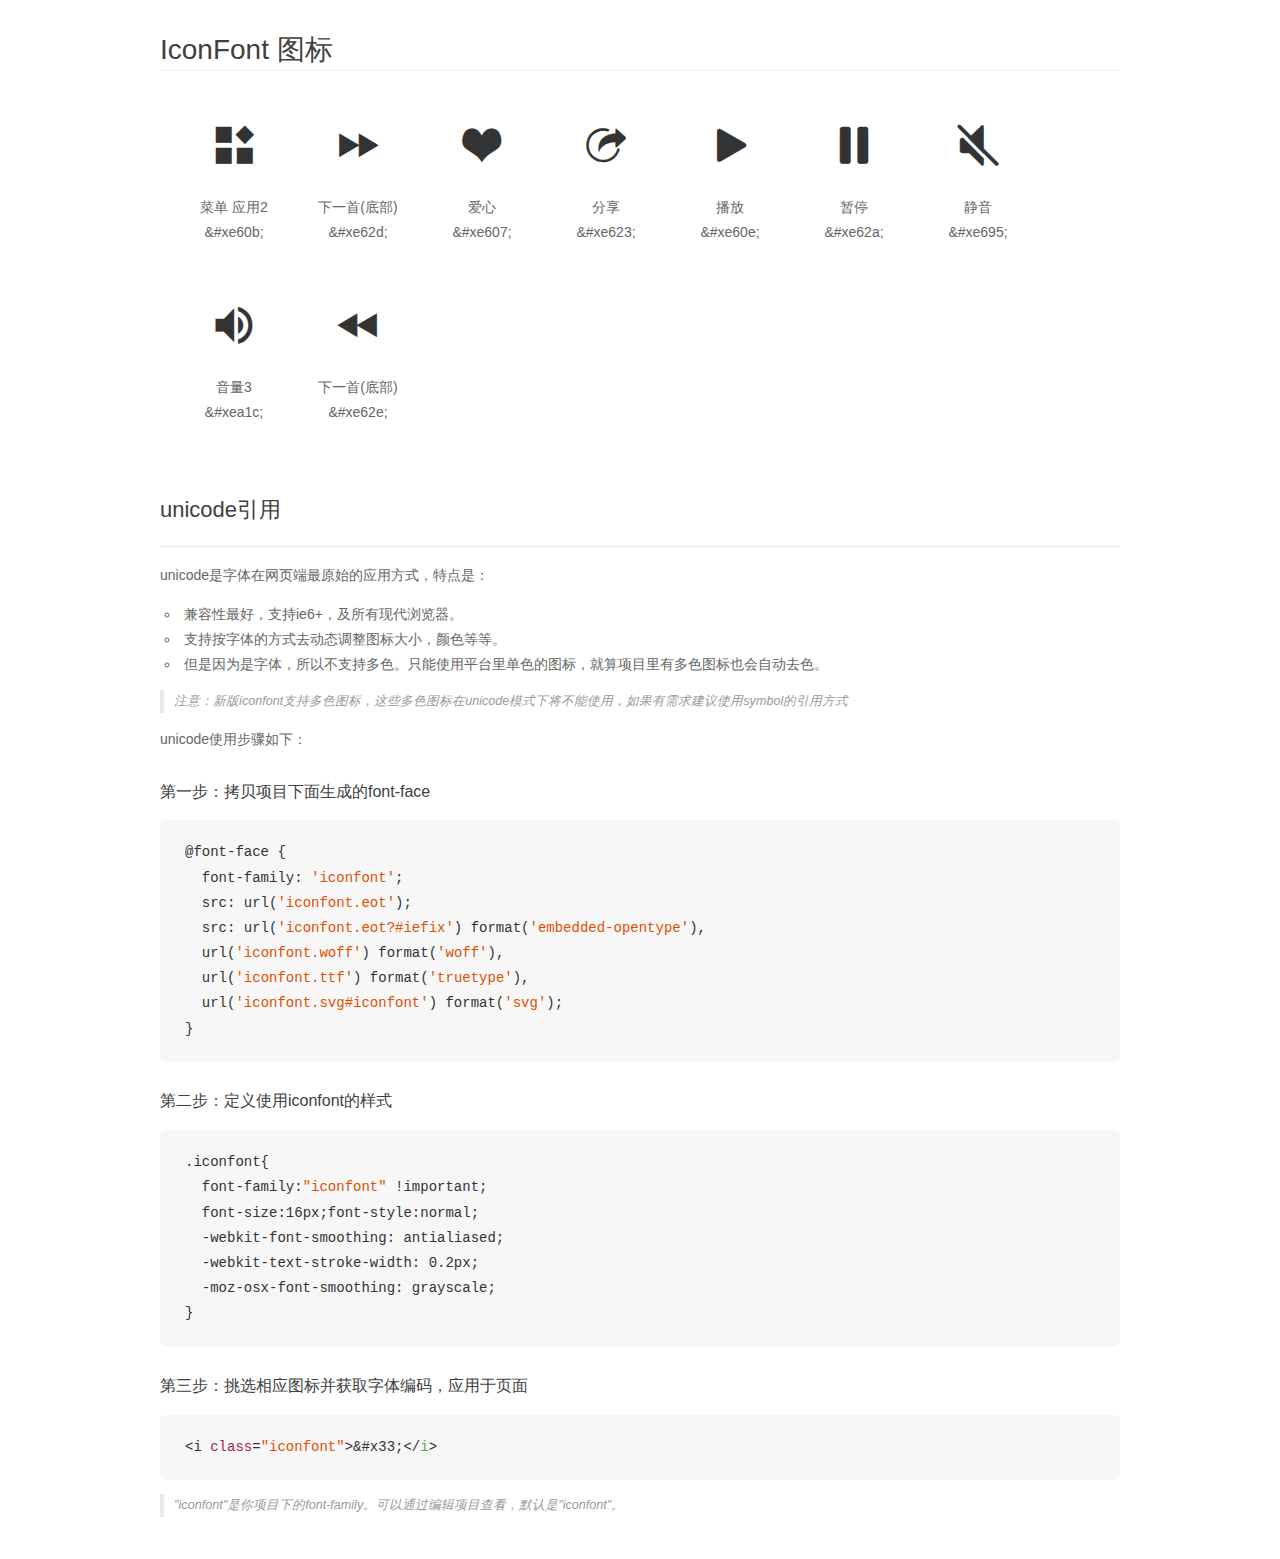
<file: css/demo_unicode.html>
<!DOCTYPE html>
<html>
<head>
    <meta charset="utf-8"/>
    <title>IconFont</title>
    <link rel="stylesheet" href="demo.css">

    <style type="text/css">

        @font-face {font-family: "iconfont";
          src: url('iconfont.eot'); /* IE9*/
          src: url('iconfont.eot#iefix') format('embedded-opentype'), /* IE6-IE8 */
          url('iconfont.woff') format('woff'), /* chrome, firefox */
          url('iconfont.ttf') format('truetype'), /* chrome, firefox, opera, Safari, Android, iOS 4.2+*/
          url('iconfont.svg#iconfont') format('svg'); /* iOS 4.1- */
        }

        .iconfont {
          font-family:"iconfont" !important;
          font-size:16px;
          font-style:normal;
          -webkit-font-smoothing: antialiased;
          -webkit-text-stroke-width: 0.2px;
          -moz-osx-font-smoothing: grayscale;
        }

    </style>
</head>
<body>
    <div class="main markdown">
        <h1>IconFont 图标</h1>
        <ul class="icon_lists clear">
            
                <li>
                <i class="icon iconfont">&#xe60b;</i>
                    <div class="name">菜单 应用2</div>
                    <div class="code">&amp;#xe60b;</div>
                </li>
            
                <li>
                <i class="icon iconfont">&#xe62d;</i>
                    <div class="name">下一首(底部)</div>
                    <div class="code">&amp;#xe62d;</div>
                </li>
            
                <li>
                <i class="icon iconfont">&#xe607;</i>
                    <div class="name">爱心</div>
                    <div class="code">&amp;#xe607;</div>
                </li>
            
                <li>
                <i class="icon iconfont">&#xe623;</i>
                    <div class="name">分享</div>
                    <div class="code">&amp;#xe623;</div>
                </li>
            
                <li>
                <i class="icon iconfont">&#xe60e;</i>
                    <div class="name">播放</div>
                    <div class="code">&amp;#xe60e;</div>
                </li>
            
                <li>
                <i class="icon iconfont">&#xe62a;</i>
                    <div class="name">暂停</div>
                    <div class="code">&amp;#xe62a;</div>
                </li>
            
                <li>
                <i class="icon iconfont">&#xe695;</i>
                    <div class="name">静音</div>
                    <div class="code">&amp;#xe695;</div>
                </li>
            
                <li>
                <i class="icon iconfont">&#xea1c;</i>
                    <div class="name">音量3</div>
                    <div class="code">&amp;#xea1c;</div>
                </li>
            
                <li>
                <i class="icon iconfont">&#xe62e;</i>
                    <div class="name">下一首(底部)</div>
                    <div class="code">&amp;#xe62e;</div>
                </li>
            
        </ul>
        <h2 id="unicode-">unicode引用</h2>
        <hr>

        <p>unicode是字体在网页端最原始的应用方式，特点是：</p>
        <ul>
        <li>兼容性最好，支持ie6+，及所有现代浏览器。</li>
        <li>支持按字体的方式去动态调整图标大小，颜色等等。</li>
        <li>但是因为是字体，所以不支持多色。只能使用平台里单色的图标，就算项目里有多色图标也会自动去色。</li>
        </ul>
        <blockquote>
        <p>注意：新版iconfont支持多色图标，这些多色图标在unicode模式下将不能使用，如果有需求建议使用symbol的引用方式</p>
        </blockquote>
        <p>unicode使用步骤如下：</p>
        <h3 id="-font-face">第一步：拷贝项目下面生成的font-face</h3>
        <pre><code class="lang-js hljs javascript">@font-face {
  font-family: <span class="hljs-string">'iconfont'</span>;
  src: url(<span class="hljs-string">'iconfont.eot'</span>);
  src: url(<span class="hljs-string">'iconfont.eot?#iefix'</span>) format(<span class="hljs-string">'embedded-opentype'</span>),
  url(<span class="hljs-string">'iconfont.woff'</span>) format(<span class="hljs-string">'woff'</span>),
  url(<span class="hljs-string">'iconfont.ttf'</span>) format(<span class="hljs-string">'truetype'</span>),
  url(<span class="hljs-string">'iconfont.svg#iconfont'</span>) format(<span class="hljs-string">'svg'</span>);
}
</code></pre>
        <h3 id="-iconfont-">第二步：定义使用iconfont的样式</h3>
        <pre><code class="lang-js hljs javascript">.iconfont{
  font-family:<span class="hljs-string">"iconfont"</span> !important;
  font-size:<span class="hljs-number">16</span>px;font-style:normal;
  -webkit-font-smoothing: antialiased;
  -webkit-text-stroke-width: <span class="hljs-number">0.2</span>px;
  -moz-osx-font-smoothing: grayscale;
}
</code></pre>
        <h3 id="-">第三步：挑选相应图标并获取字体编码，应用于页面</h3>
        <pre><code class="lang-js hljs javascript">&lt;i <span class="hljs-class"><span class="hljs-keyword">class</span></span>=<span class="hljs-string">"iconfont"</span>&gt;&amp;#x33;<span class="xml"><span class="hljs-tag">&lt;/<span class="hljs-name">i</span>&gt;</span></span></code></pre>

        <blockquote>
        <p>"iconfont"是你项目下的font-family。可以通过编辑项目查看，默认是"iconfont"。</p>
        </blockquote>
    </div>


</body>
</html>
</file>
<file: css/iconfont.css>
@font-face {font-family: "iconfont";
  src: url('iconfont.eot?t=1502104360528'); /* IE9*/
  src: url('iconfont.eot?t=1502104360528#iefix') format('embedded-opentype'), /* IE6-IE8 */
  url('iconfont.woff?t=1502104360528') format('woff'), /* chrome, firefox */
  url('iconfont.ttf?t=1502104360528') format('truetype'), /* chrome, firefox, opera, Safari, Android, iOS 4.2+*/
  url('iconfont.svg?t=1502104360528#iconfont') format('svg'); /* iOS 4.1- */
}

.iconfont {
  font-family:"iconfont" !important;
  font-size:2.5vh;
  font-style:normal;
  -webkit-font-smoothing: antialiased;
  -moz-osx-font-smoothing: grayscale;
}

.icon-menu:before { content: "\e60b"; }

.icon-next:before { content: "\e62d"; }

.icon-love:before { content: "\e607"; }

.icon-share:before { content: "\e623"; }

.icon-play:before { content: "\e60e"; }

.icon-pause:before { content: "\e62a"; }

.icon-volstop:before { content: "\e695"; }

.icon-volume:before { content: "\ea1c"; }

.icon-pre:before { content: "\e62e"; }
</file>
<file: css/index.css>
ul,li{
    list-style: none;
    margin: 0;
    padding: 0;
}
.musicbox{
    position: absolute;
    top: 0;
    right: 0;
    bottom: 0;
    left: 0;
    background: url(../image/2.jpg) center center no-repeat;
    background-size: cover;
    display: flex;
    justify-content: center;
    align-items: center;     
}
.music{
    display: flex;
    flex-direction: column;
    justify-content: center;
    align-items: center;
    width: 36vh;
    position: relative;
}
.music .rotate{
    animation: play 8s linear infinite;
}
@-webkit-keyframes play {
  0% {
    transform: rotate(0deg);
    -webkit-transform: rotate(0deg);
  }
  100% {
    transform: rotate(360deg);
    -webkit-transform: rotate(360deg);
  }
}
.cd{
    min-width: 36vh;
    min-height: 36vh;
    border-radius: 50%;
    background: url(../image/icon2.png) center center no-repeat;
    background-size: 100%;
    z-index: 1;
    display: flex;
    justify-content: center;
    align-items: center;
    position: relative;
    top:10vh;
}
.cd>img{
    border-radius: 50%;
    width: 13vh;
    height: 13vh;
}
.music>img{
    z-index: 1;
    position: relative;
    left:13vh;
}
.main{
    width: 100%;
    padding: 3vh;
    padding-top:15vh;
    background: #D9DADF; 
    border-radius: 1.5vh;
    box-shadow: 0vh 0.5vh 1vh 0.2vh #3f357f;
    color: #595a5e;
    font-family: "Microsoft YaHei";

    position: relative;
    bottom:14vh;
}
.main .info{
    display: flex;
    flex-direction: column;
    align-items: center;
}
.main .info .title{
    font-size:2.2vh;
    font-weight: 500;
    margin-bottom: 0.8vh;
    overflow: hidden;
    text-overflow:ellipsis;
    white-space: nowrap;
    width: 100%;
    text-align: center;
}
.main .info .auther{
    font-size: 1.5vh;
    margin-bottom: 0.7vh;
}
.main .info .lyric{
    font-size:1vh;
    margin-bottom: 2vh;
    text-align: center;
}
.main .info .lyric>ul{
    height: 16.8vh;
    overflow:hidden;
}
.main .info .lyric li{
    margin: 1vh;
}
.info .lyric .current-line{
    color: #e25e5b;
    font-weight: bold;
    font-size: 1.6vh;
}
.progress{
    width: 100%;
    margin-bottom: 2vh;
}
.progress .bar {
    height: 0.5vh;
    background-color: rgba(0,0,0,0.2);
    cursor: pointer;
    border-bottom: 1px solid #eeeff3;
    border-left: 1px solid #eeeff3;
    border-right: 1px solid #eeeff3;
    border-radius: 10%;
}
.progress .progress-now{
    background-color:#e25e5b;
    height: 0.5vh;
    width: 0;
    border-radius: 10%;
    position: relative;
}
.progress .progress-now>img{
    margin-left:95%; 
    width: 3vh;
    position: relative;
    bottom: 1.1vh;
    right: 0.4vh;
}
.time{
    text-align: right;
    margin-top: 1vh;
    font-size: 1.5vh;
}
.control{
    display: flex;
    flex-direction: row;
    justify-content: center;
    align-items: center;
}
.control .icon-menu{
    position: absolute;
    left: 3vh;
    bottom: 3.7vh;
}
.control .menu>ul{
    width: 13vh;
    height: 26vh;
    background-color:rgba(241,241,241,0.7);
    position: absolute;
    bottom: 8vh;
    left: 1vh;
    overflow-y:scroll;
    text-align: center;
    font-size: 1.7vh;
    display: none;
}
.control .menu .icon-close{
    font-size:3.5vh;
}
.control .menu>ul>li{
    margin-top:1vh;
    margin-bottom: 1vh;
}
.control .icon-volume,.icon-volstop{
    position: absolute;
    right: 3vh;
    bottom: 3.7vh;
}
.control .icon-play,.icon-pause{
    font-size: 3.5vh;
    padding: 1vh;
    margin:  0 1.5vh;
    border:1px solid #cacad2;
    border-radius: 50%;
    box-shadow: 0vh 0vh 0vh 0.7vh #d3d4d9;
    background: #D9DADF;
}
.control .icon-pre,.icon-next{
    font-size:2vh;
    border:1px solid #cacad2;
    border-radius: 10%;
    box-shadow: 0vh 0vh 0vh 0.5vh #d3d4d9;
    padding: 0 0.8vh;
}
.control .volume>div{
    background-color:rgba(241,241,241,0.7);
    height: 12vh;
    position: absolute;
    bottom: 7.5vh;
    right: 3vh;
    padding: 1vh;
    display: none;
}
.control .volume>div .volume-total{
    background-color: rgba(0,0,0,0.2);
    width: 0.5vh;
    height: 100%;
    display: flex;
}
.control .volume>div .volume-now{
    width: 0.5vh;
    background-color: #e25e5b;
    height: 80%;
    align-self: flex-end;
}
</file>
<file: second/css/iconfont.css>
@font-face {font-family: "iconfont";
  src: url('iconfont.eot?t=1502104360528'); /* IE9*/
  src: url('iconfont.eot?t=1502104360528#iefix') format('embedded-opentype'), /* IE6-IE8 */
  url('iconfont.woff?t=1502104360528') format('woff'), /* chrome, firefox */
  url('iconfont.ttf?t=1502104360528') format('truetype'), /* chrome, firefox, opera, Safari, Android, iOS 4.2+*/
  url('iconfont.svg?t=1502104360528#iconfont') format('svg'); /* iOS 4.1- */
}

.iconfont {
  font-family:"iconfont" !important;
  font-size:2.5vh;
  font-style:normal;
  -webkit-font-smoothing: antialiased;
  -moz-osx-font-smoothing: grayscale;
}

.icon-menu:before { content: "\e60b"; }

.icon-next:before { content: "\e62d"; }

.icon-love:before { content: "\e607"; }

.icon-share:before { content: "\e623"; }

.icon-play:before { content: "\e60e"; }

.icon-pause:before { content: "\e62a"; }

.icon-volstop:before { content: "\e695"; }

.icon-volume:before { content: "\ea1c"; }

.icon-pre:before { content: "\e62e"; }
</file>
<file: second/css/index.css>
ul,li{
    list-style: none;
    margin: 0;
    padding: 0;
}
.musicbox{
    position: absolute;
    top: 0;
    right: 0;
    bottom: 0;
    left: 0;
    background: url(../image/image.png) center center no-repeat;
    background-size: cover;
    display: flex;
    justify-content: center;
    align-items: center;     
}
.music{
    display: flex;
    flex-direction: column;
    justify-content: center;
    align-items: center;
    position: relative;
    min-width: 1200px;
}
.music .rotate{
    animation: play 8s linear infinite;
}
@-webkit-keyframes play {
  0% {
    transform: rotate(0deg);
    -webkit-transform: rotate(0deg);
  }
  100% {
    transform: rotate(360deg);
    -webkit-transform: rotate(360deg);
  }
}
.cd{
    border-radius: 50%;
    background-size: 100%;
    z-index: 1;
    display: flex;
    justify-content: center;
    align-items: center;
    margin:100px;
}
.cd>img{
    border-radius: 50%;
    width: 450px;
}
.music>img{
    z-index: 1;
    position: relative;
    left:13vh;
}
.main{
    width: 100%;
    font-family: "Microsoft YaHei";
    display:flex;
    flex-direction: row;
}
.main .info{
    display: flex;
    flex-direction: column;
    align-items: center;
    margin: 100px;
    min-width: 250px;
    min-height: 500px;
}
.main .info .title{
    font-size:3vh;
    color: #fff;
    font-weight: 500;
    overflow: hidden;
    text-overflow:ellipsis;
    white-space: nowrap;
    width: 100%;
    text-align: center;
}
.main .info .auther{
    font-size: 32px;
    margin-bottom: 3vh;
    color: #c0c3d5;
}
.main .info .lyric{
    font-size:1vh;
    text-align: center;
    color: #c0c3d5;
    overflow:hidden;
    height: 400px;
}
.main .info .lyric>ul{
    transform: translateY(0px);
    transition-duration:0.5s;
}
.main .info .lyric li{
    margin: 1vh;
}
.info .lyric .current-line{
    color: #4AD391;
    font-size: 1.6vh;
}
.progress{
    width: 100%;
    margin-bottom: 2vh;
    color: #aaa;
}
.progress .bar {
    height: 0.3vh;
    background-color: #aaa;
    cursor: pointer;
    border-radius: 10%;
}
.progress .progress-now{
    background-color:#fff;
    height: 0.3vh;
    width: 0;
    border-radius: 10%;
    position: relative;
}
.progress .progress-now>img{
    margin-left:100%; 
    width: 3vh;
    position: relative;
    bottom: 1.1vh;
    right: 0.4vh;
}
.time{
    text-align: right;
    margin-top: 1vh;
    font-size: 1.5vh;
}
.control{
    display: flex;
    flex-direction: row;
    justify-content: center;
    align-items: center;
    color: #fff;
}
.control .icon-menu{
    position: absolute;
    left: 0vh;
    bottom: 0vh;
}
.control .menu>ul{
    width: 13vh;
    height: 26vh;
    background-color:rgba(241,241,241,0.7);
    position: absolute;
    bottom: 8vh;
    left: 1vh;
    overflow-y:scroll;
    text-align: center;
    font-size: 1.7vh;
    display: none;
}
.control .menu .icon-close{
    font-size:3.5vh;
}
.control .menu>ul>li{
    margin-top:1vh;
    margin-bottom: 1vh;
}
.control .icon-volume,.icon-volstop{
    position: absolute;
    right: 0vh;
    bottom: 0vh;
}
.control .icon-play,.icon-pause{
    font-size: 3.5vh;
    padding: 1vh;
    margin:  0 1.5vh;
    border-radius: 50%;
    border:2px solid #fff;
}
.control .icon-pre,.icon-next{
    font-size:2vh;
    border-radius: 10%;
    padding: 0 0.8vh;
    border:2px solid #fff;
}
.control .volume>div{
    background-color:rgba(241,241,241,0.7);
    height: 12vh;
    position: absolute;
    bottom: 3.5vh;
    right: 0vh;
    padding: 1vh;
    display: none;
}
.control .volume>div .volume-total{
    background-color: rgba(0,0,0,0.2);
    width: 0.5vh;
    height: 100%;
    display: flex;
}
.control .volume>div .volume-now{
    width: 0.5vh;
    background-color: #e25e5b;
    height: 80%;
    align-self: flex-end;
}
</file>
<file: css/demo.css>
*{margin: 0;padding: 0;list-style: none;}
/*
KISSY CSS Reset
理念：1. reset 的目的不是清除浏览器的默认样式，这仅是部分工作。清除和重置是紧密不可分的。
2. reset 的目的不是让默认样式在所有浏览器下一致，而是减少默认样式有可能带来的问题。
3. reset 期望提供一套普适通用的基础样式。但没有银弹，推荐根据具体需求，裁剪和修改后再使用。
特色：1. 适应中文；2. 基于最新主流浏览器。
维护：玉伯<lifesinger@gmail.com>, 正淳<ragecarrier@gmail.com>
 */

/** 清除内外边距 **/
body, h1, h2, h3, h4, h5, h6, hr, p, blockquote, /* structural elements 结构元素 */
dl, dt, dd, ul, ol, li, /* list elements 列表元素 */
pre, /* text formatting elements 文本格式元素 */
form, fieldset, legend, button, input, textarea, /* form elements 表单元素 */
th, td /* table elements 表格元素 */ {
  margin: 0;
  padding: 0;
}

/** 设置默认字体 **/
body,
button, input, select, textarea /* for ie */ {
  font: 12px/1.5 tahoma, arial, \5b8b\4f53, sans-serif;
}
h1, h2, h3, h4, h5, h6 { font-size: 100%; }
address, cite, dfn, em, var { font-style: normal; } /* 将斜体扶正 */
code, kbd, pre, samp { font-family: courier new, courier, monospace; } /* 统一等宽字体 */
small { font-size: 12px; } /* 小于 12px 的中文很难阅读，让 small 正常化 */

/** 重置列表元素 **/
ul, ol { list-style: none; }

/** 重置文本格式元素 **/
a { text-decoration: none; }
a:hover { text-decoration: underline; }


/** 重置表单元素 **/
legend { color: #000; } /* for ie6 */
fieldset, img { border: 0; } /* img 搭车：让链接里的 img 无边框 */
button, input, select, textarea { font-size: 100%; } /* 使得表单元素在 ie 下能继承字体大小 */
/* 注：optgroup 无法扶正 */

/** 重置表格元素 **/
table { border-collapse: collapse; border-spacing: 0; }

/* 清除浮动 */
.ks-clear:after, .clear:after {
  content: '\20';
  display: block;
  height: 0;
  clear: both;
}
.ks-clear, .clear {
  *zoom: 1;
}

.main {
  padding: 30px 100px;
width: 960px;
margin: 0 auto;
}
.main h1{font-size:36px; color:#333; text-align:left;margin-bottom:30px; border-bottom: 1px solid #eee;}

.helps{margin-top:40px;}
.helps pre{
  padding:20px;
  margin:10px 0;
  border:solid 1px #e7e1cd;
  background-color: #fffdef;
  overflow: auto;
}

.icon_lists{
  width: 100% !important;

}

.icon_lists li{
  float:left;
  width: 100px;
  height:180px;
  text-align: center;
  list-style: none !important;
}
.icon_lists .icon{
  font-size: 42px;
  line-height: 100px;
  margin: 10px 0;
  color:#333;
  -webkit-transition: font-size 0.25s ease-out 0s;
  -moz-transition: font-size 0.25s ease-out 0s;
  transition: font-size 0.25s ease-out 0s;

}
.icon_lists .icon:hover{
  font-size: 100px;
}



.markdown {
  color: #666;
  font-size: 14px;
  line-height: 1.8;
}

.highlight {
  line-height: 1.5;
}

.markdown img {
  vertical-align: middle;
  max-width: 100%;
}

.markdown h1 {
  color: #404040;
  font-weight: 500;
  line-height: 40px;
  margin-bottom: 24px;
}

.markdown h2,
.markdown h3,
.markdown h4,
.markdown h5,
.markdown h6 {
  color: #404040;
  margin: 1.6em 0 0.6em 0;
  font-weight: 500;
  clear: both;
}

.markdown h1 {
  font-size: 28px;
}

.markdown h2 {
  font-size: 22px;
}

.markdown h3 {
  font-size: 16px;
}

.markdown h4 {
  font-size: 14px;
}

.markdown h5 {
  font-size: 12px;
}

.markdown h6 {
  font-size: 12px;
}

.markdown hr {
  height: 1px;
  border: 0;
  background: #e9e9e9;
  margin: 16px 0;
  clear: both;
}

.markdown p,
.markdown pre {
  margin: 1em 0;
}

.markdown > p,
.markdown > blockquote,
.markdown > .highlight,
.markdown > ol,
.markdown > ul {
  width: 80%;
}

.markdown ul > li {
  list-style: circle;
}

.markdown > ul li,
.markdown blockquote ul > li {
  margin-left: 20px;
  padding-left: 4px;
}

.markdown > ul li p,
.markdown > ol li p {
  margin: 0.6em 0;
}

.markdown ol > li {
  list-style: decimal;
}

.markdown > ol li,
.markdown blockquote ol > li {
  margin-left: 20px;
  padding-left: 4px;
}

.markdown code {
  margin: 0 3px;
  padding: 0 5px;
  background: #eee;
  border-radius: 3px;
}

.markdown pre {
  border-radius: 6px;
  background: #f7f7f7;
  padding: 20px;
}

.markdown pre code {
  border: none;
  background: #f7f7f7;
  margin: 0;
}

.markdown strong,
.markdown b {
  font-weight: 600;
}

.markdown > table {
  border-collapse: collapse;
  border-spacing: 0px;
  empty-cells: show;
  border: 1px solid #e9e9e9;
  width: 95%;
  margin-bottom: 24px;
}

.markdown > table th {
  white-space: nowrap;
  color: #333;
  font-weight: 600;

}

.markdown > table th,
.markdown > table td {
  border: 1px solid #e9e9e9;
  padding: 8px 16px;
  text-align: left;
}

.markdown > table th {
  background: #F7F7F7;
}

.markdown blockquote {
  font-size: 90%;
  color: #999;
  border-left: 4px solid #e9e9e9;
  padding-left: 0.8em;
  margin: 1em 0;
  font-style: italic;
}

.markdown blockquote p {
  margin: 0;
}

.markdown .anchor {
  opacity: 0;
  transition: opacity 0.3s ease;
  margin-left: 8px;
}

.markdown .waiting {
  color: #ccc;
}

.markdown h1:hover .anchor,
.markdown h2:hover .anchor,
.markdown h3:hover .anchor,
.markdown h4:hover .anchor,
.markdown h5:hover .anchor,
.markdown h6:hover .anchor {
  opacity: 1;
  display: inline-block;
}

.markdown > br,
.markdown > p > br {
  clear: both;
}


.hljs {
  display: block;
  background: white;
  padding: 0.5em;
  color: #333333;
  overflow-x: auto;
}

.hljs-comment,
.hljs-meta {
  color: #969896;
}

.hljs-string,
.hljs-variable,
.hljs-template-variable,
.hljs-strong,
.hljs-emphasis,
.hljs-quote {
  color: #df5000;
}

.hljs-keyword,
.hljs-selector-tag,
.hljs-type {
  color: #a71d5d;
}

.hljs-literal,
.hljs-symbol,
.hljs-bullet,
.hljs-attribute {
  color: #0086b3;
}

.hljs-section,
.hljs-name {
  color: #63a35c;
}

.hljs-tag {
  color: #333333;
}

.hljs-title,
.hljs-attr,
.hljs-selector-id,
.hljs-selector-class,
.hljs-selector-attr,
.hljs-selector-pseudo {
  color: #795da3;
}

.hljs-addition {
  color: #55a532;
  background-color: #eaffea;
}

.hljs-deletion {
  color: #bd2c00;
  background-color: #ffecec;
}

.hljs-link {
  text-decoration: underline;
}

pre{
  background: #fff;
}
</file>
